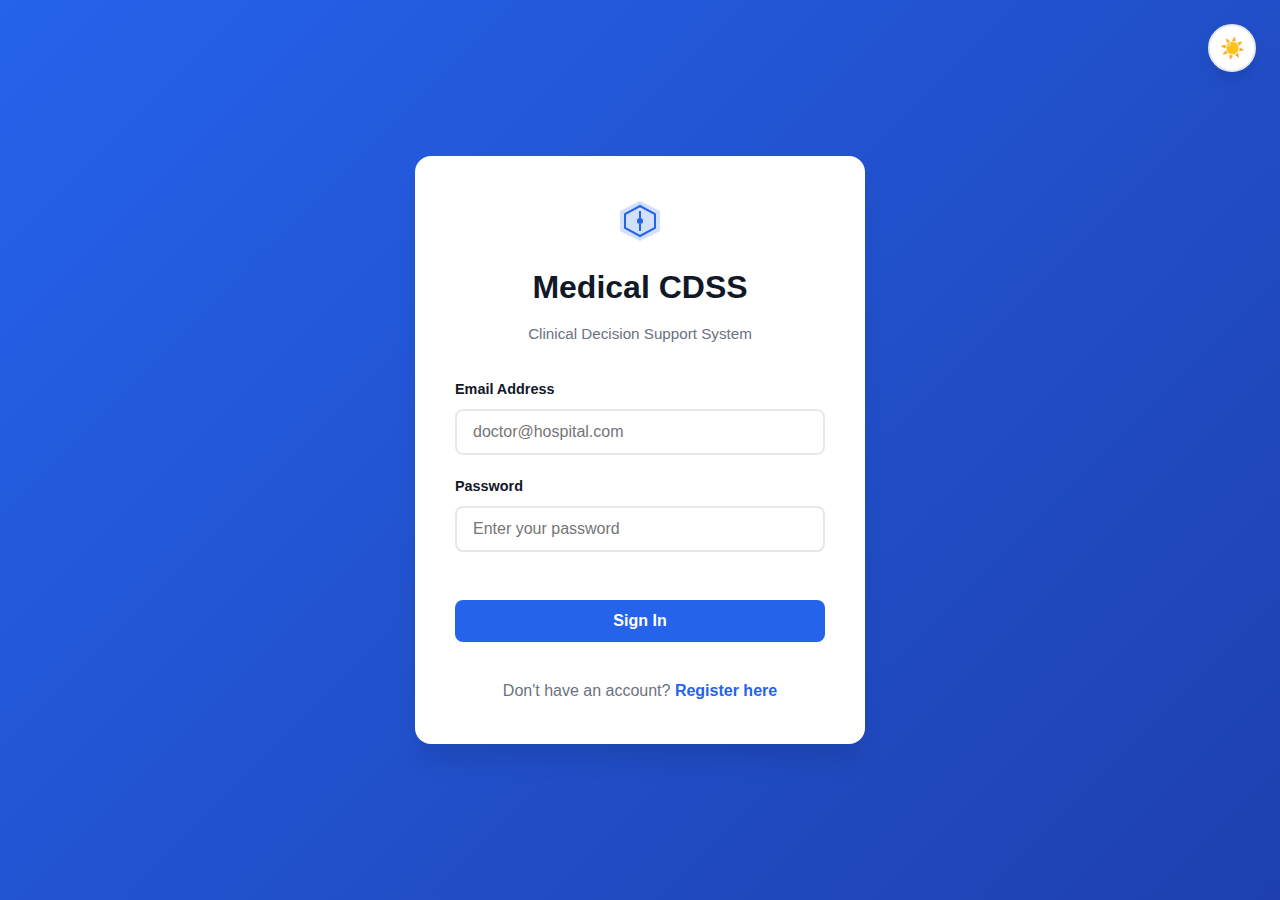
<file: frontend/index.html>
<!DOCTYPE html>
<html lang="en">
  <head>
    <meta charset="UTF-8" />
    <meta name="viewport" content="width=device-width, initial-scale=1.0" />
    <title>Medical CDSS - Login</title>
    <link rel="stylesheet" href="css/styles.css" />
  </head>
  <body class="login-page">
    <!-- Dark Mode Toggle -->
    <button class="theme-toggle" id="themeToggle" aria-label="Toggle dark mode">
      <span class="sun-icon">☀️</span>
      <span class="moon-icon">🌙</span>
    </button>

    <div class="login-container">
      <div class="login-card">
        <div class="login-header">
          <div class="logo">
            <svg width="50" height="50" viewBox="0 0 50 50" fill="none">
              <path
                d="M25 5L45 15V35L25 45L5 35V15L25 5Z"
                fill="currentColor"
                opacity="0.2"
              />
              <path
                d="M25 10L40 18V32L25 40L10 32V18L25 10Z"
                stroke="currentColor"
                stroke-width="2"
              />
              <circle cx="25" cy="25" r="3" fill="currentColor" />
              <line
                x1="25"
                y1="15"
                x2="25"
                y2="22"
                stroke="currentColor"
                stroke-width="2"
              />
              <line
                x1="25"
                y1="28"
                x2="25"
                y2="35"
                stroke="currentColor"
                stroke-width="2"
              />
            </svg>
          </div>
          <h1>Medical CDSS</h1>
          <p class="subtitle">Clinical Decision Support System</p>
        </div>

        <!-- Login Form -->
        <form id="loginForm" class="auth-form">
          <div class="form-group">
            <label for="email">Email Address</label>
            <input
              type="email"
              id="email"
              name="email"
              required
              placeholder="doctor@hospital.com"
            />
          </div>

          <div class="form-group">
            <label for="password">Password</label>
            <input
              type="password"
              id="password"
              name="password"
              required
              placeholder="Enter your password"
            />
          </div>

          <button type="submit" class="btn btn-primary btn-block">
            <span class="btn-text">Sign In</span>
            <span class="btn-loader" style="display: none">
              <span class="spinner"></span>
            </span>
          </button>

          <div class="form-footer">
            <p>
              Don't have an account?
              <a href="#" id="showRegister">Register here</a>
            </p>
          </div>
        </form>

        <!-- Registration Form (Hidden by default) -->
        <form id="registerForm" class="auth-form" style="display: none">
          <div class="form-group">
            <label for="reg-name">Full Name</label>
            <input
              type="text"
              id="reg-name"
              name="name"
              required
              placeholder="Dr. John Doe"
            />
          </div>

          <div class="form-group">
            <label for="reg-email">Email Address</label>
            <input
              type="email"
              id="reg-email"
              name="email"
              required
              placeholder="doctor@hospital.com"
            />
          </div>

          <div class="form-group">
            <label for="reg-password">Password</label>
            <input
              type="password"
              id="reg-password"
              name="password"
              required
              placeholder="Minimum 8 characters"
            />
          </div>

          <div class="form-group">
            <label for="specialty">Specialty</label>
            <select id="specialty" name="specialty" required>
              <option value="">Select specialty</option>
              <option value="Radiology">Radiology</option>
              <option value="Pulmonology">Pulmonology</option>
              <option value="Internal Medicine">Internal Medicine</option>
              <option value="Emergency Medicine">Emergency Medicine</option>
              <option value="General Practice">General Practice</option>
              <option value="Other">Other</option>
            </select>
          </div>

          <div class="form-group">
            <label for="license">License Number</label>
            <input
              type="text"
              id="license"
              name="license_number"
              required
              placeholder="Medical license number"
            />
          </div>

          <button type="submit" class="btn btn-primary btn-block">
            <span class="btn-text">Create Account</span>
            <span class="btn-loader" style="display: none">
              <span class="spinner"></span>
            </span>
          </button>

          <div class="form-footer">
            <p>
              Already have an account? <a href="#" id="showLogin">Sign in</a>
            </p>
          </div>
        </form>

        <div class="alert" id="alertBox" style="display: none"></div>
      </div>
    </div>

    <script src="js/auth.js"></script>
  </body>
</html>
</file>
<file: frontend/css/styles.css>
:root {
  /* Light Mode Colors */
  --primary: #2563eb;
  --primary-dark: #1e40af;
  --primary-light: #3b82f6;
  --secondary: #10b981;
  --danger: #ef4444;
  --warning: #f59e0b;
  --info: #3b82f6;

  --bg-primary: #ffffff;
  --bg-secondary: #f9fafb;
  --bg-tertiary: #f3f4f6;
  --bg-card: #ffffff;

  --text-primary: #111827;
  --text-secondary: #6b7280;
  --text-tertiary: #9ca3af;

  --border-color: #e5e7eb;
  --border-hover: #d1d5db;

  --shadow-sm: 0 1px 2px 0 rgb(0 0 0 / 0.05);
  --shadow-md: 0 4px 6px -1px rgb(0 0 0 / 0.1);
  --shadow-lg: 0 10px 15px -3px rgb(0 0 0 / 0.1);
  --shadow-xl: 0 20px 25px -5px rgb(0 0 0 / 0.1);

  --radius-sm: 0.375rem;
  --radius-md: 0.5rem;
  --radius-lg: 0.75rem;
  --radius-xl: 1rem;

  --transition: all 0.3s cubic-bezier(0.4, 0, 0.2, 1);
}

/* Dark Mode Colors */
[data-theme="dark"] {
  --primary: #3b82f6;
  --primary-dark: #2563eb;
  --primary-light: #60a5fa;

  --bg-primary: #0f172a;
  --bg-secondary: #1e293b;
  --bg-tertiary: #334155;
  --bg-card: #1e293b;

  --text-primary: #f1f5f9;
  --text-secondary: #cbd5e1;
  --text-tertiary: #94a3b8;

  --border-color: #334155;
  --border-hover: #475569;
}

/* ============================================================================
   BASE STYLES
   ============================================================================ */

* {
  margin: 0;
  padding: 0;
  box-sizing: border-box;
}

html {
  font-size: 16px;
  scroll-behavior: smooth;
}

body {
  font-family: -apple-system, BlinkMacSystemFont, "Segoe UI", Roboto, Oxygen,
    Ubuntu, Cantarell, sans-serif;
  line-height: 1.6;
  color: var(--text-primary);
  background-color: var(--bg-primary);
  transition: var(--transition);
  min-height: 100vh;
}

/* ============================================================================
   THEME TOGGLE
   ============================================================================ */

.theme-toggle {
  position: fixed;
  top: 1.5rem;
  right: 1.5rem;
  z-index: 1000;
  width: 3rem;
  height: 3rem;
  border-radius: 50%;
  background: var(--bg-card);
  border: 2px solid var(--border-color);
  box-shadow: var(--shadow-lg);
  cursor: pointer;
  display: flex;
  align-items: center;
  justify-content: center;
  transition: var(--transition);
}

.theme-toggle:hover {
  transform: scale(1.1);
  box-shadow: var(--shadow-xl);
}

.theme-toggle .sun-icon,
.theme-toggle .moon-icon {
  font-size: 1.25rem;
  transition: var(--transition);
}

[data-theme="light"] .theme-toggle .moon-icon,
[data-theme="dark"] .theme-toggle .sun-icon {
  display: none;
}

/* ============================================================================
   LOGIN PAGE
   ============================================================================ */

.login-page {
  display: flex;
  align-items: center;
  justify-content: center;
  min-height: 100vh;
  background: linear-gradient(
    135deg,
    var(--primary) 0%,
    var(--primary-dark) 100%
  );
  padding: 1rem;
}

.login-container {
  width: 100%;
  max-width: 450px;
}

.login-card {
  background: var(--bg-card);
  border-radius: var(--radius-xl);
  box-shadow: var(--shadow-xl);
  padding: 2.5rem;
  animation: slideUp 0.5s ease-out;
}

@keyframes slideUp {
  from {
    opacity: 0;
    transform: translateY(20px);
  }
  to {
    opacity: 1;
    transform: translateY(0);
  }
}

.login-header {
  text-align: center;
  margin-bottom: 2rem;
}

.logo {
  display: inline-flex;
  color: var(--primary);
  margin-bottom: 1rem;
}

.login-header h1 {
  font-size: 2rem;
  font-weight: 700;
  color: var(--text-primary);
  margin-bottom: 0.5rem;
}

.subtitle {
  color: var(--text-secondary);
  font-size: 0.95rem;
}

/* ============================================================================
   FORMS
   ============================================================================ */

.auth-form {
  display: flex;
  flex-direction: column;
  gap: 1.25rem;
}

.form-group {
  display: flex;
  flex-direction: column;
  gap: 0.5rem;
}

.form-group label {
  font-weight: 600;
  font-size: 0.9rem;
  color: var(--text-primary);
}

.form-group input,
.form-group select,
.form-group textarea {
  width: 100%;
  padding: 0.75rem 1rem;
  border: 2px solid var(--border-color);
  border-radius: var(--radius-md);
  background: var(--bg-primary);
  color: var(--text-primary);
  font-size: 1rem;
  transition: var(--transition);
}

.form-group input:focus,
.form-group select:focus,
.form-group textarea:focus {
  outline: none;
  border-color: var(--primary);
  box-shadow: 0 0 0 3px rgba(37, 99, 235, 0.1);
}

.form-group textarea {
  min-height: 100px;
  resize: vertical;
}

/* ============================================================================
   BUTTONS
   ============================================================================ */

.btn {
  padding: 0.75rem 1.5rem;
  border: none;
  border-radius: var(--radius-md);
  font-weight: 600;
  font-size: 1rem;
  cursor: pointer;
  transition: var(--transition);
  display: inline-flex;
  align-items: center;
  justify-content: center;
  gap: 0.5rem;
  text-decoration: none;
}

.btn:disabled {
  opacity: 0.5;
  cursor: not-allowed;
}

.btn-primary {
  background: var(--primary);
  color: white;
}

.btn-primary:hover:not(:disabled) {
  background: var(--primary-dark);
  transform: translateY(-2px);
  box-shadow: var(--shadow-lg);
}

.btn-secondary {
  background: var(--secondary);
  color: white;
}

.btn-secondary:hover:not(:disabled) {
  background: #059669;
  transform: translateY(-2px);
  box-shadow: var(--shadow-lg);
}

.btn-outline {
  background: transparent;
  border: 2px solid var(--primary);
  color: var(--primary);
}

.btn-outline:hover:not(:disabled) {
  background: var(--primary);
  color: white;
}

.btn-danger {
  background: var(--danger);
  color: white;
}

.btn-block {
  width: 100%;
  margin-top: 1.75rem;
}

.btn-loader {
  display: inline-flex;
}

.spinner {
  width: 1rem;
  height: 1rem;
  border: 2px solid rgba(255, 255, 255, 0.3);
  border-top-color: white;
  border-radius: 50%;
  animation: spin 0.6s linear infinite;
}

@keyframes spin {
  to {
    transform: rotate(360deg);
  }
}

/* ============================================================================
   ALERTS
   ============================================================================ */

.alert {
  padding: 1rem;
  border-radius: var(--radius-md);
  margin-top: 1rem;
  display: flex;
  align-items: center;
  gap: 0.75rem;
  animation: slideDown 0.3s ease-out;
}

@keyframes slideDown {
  from {
    opacity: 0;
    transform: translateY(-10px);
  }
  to {
    opacity: 1;
    transform: translateY(0);
  }
}

.alert-success {
  background: #d1fae5;
  color: #065f46;
  border: 1px solid #6ee7b7;
}

.alert-error {
  background: #fee2e2;
  color: #991b1b;
  border: 1px solid #fca5a5;
}

.alert-info {
  background: #dbeafe;
  color: #1e40af;
  border: 1px solid #93c5fd;
}

/* ============================================================================
   DASHBOARD LAYOUT
   ============================================================================ */

.dashboard {
  display: grid;
  grid-template-columns: 250px 1fr;
  min-height: 100vh;
  background: var(--bg-secondary);
}

/* Sidebar */
.sidebar {
  background: var(--bg-card);
  border-right: 1px solid var(--border-color);
  padding: 2rem 1rem;
  display: flex;
  flex-direction: column;
  position: sticky;
  top: 0;
  height: 100vh;
}

.sidebar-header {
  display: flex;
  align-items: center;
  gap: 0.75rem;
  margin-bottom: 2rem;
  padding: 0 0.5rem;
}

.sidebar-header h2 {
  font-size: 1.25rem;
  color: var(--text-primary);
}

.nav-menu {
  list-style: none;
  display: flex;
  flex-direction: column;
  gap: 0.5rem;
  flex: 1;
}

.nav-item a {
  display: flex;
  align-items: center;
  gap: 0.75rem;
  padding: 0.75rem 1rem;
  border-radius: var(--radius-md);
  color: var(--text-secondary);
  text-decoration: none;
  transition: var(--transition);
  font-weight: 500;
}

.nav-item a:hover,
.nav-item a.active {
  background: var(--bg-tertiary);
  color: var(--primary);
}

.nav-item svg {
  width: 20px;
  height: 20px;
}

.user-profile {
  margin-top: auto;
  padding: 1rem;
  border-top: 1px solid var(--border-color);
  display: flex;
  align-items: center;
  gap: 0.75rem;
}

.user-avatar {
  width: 40px;
  height: 40px;
  border-radius: 50%;
  background: var(--primary);
  color: white;
  display: flex;
  align-items: center;
  justify-content: center;
  font-weight: 700;
}

.user-info h4 {
  font-size: 0.9rem;
  color: var(--text-primary);
}

.user-info p {
  font-size: 0.8rem;
  color: var(--text-secondary);
}

/* Main Content */
.main-content {
  padding: 2rem;
  overflow-y: auto;
}

.page-header {
  margin-bottom: 2rem;
}

.page-header h1 {
  font-size: 2rem;
  color: var(--text-primary);
  margin-bottom: 0.5rem;
}

.page-header p {
  color: var(--text-secondary);
}

/* ============================================================================
   CARDS & GRID
   ============================================================================ */

.card {
  background: var(--bg-card);
  border-radius: var(--radius-lg);
  box-shadow: var(--shadow-md);
  padding: 1.5rem;
  transition: var(--transition);
}

.card:hover {
  box-shadow: var(--shadow-lg);
}

.card-header {
  display: flex;
  align-items: center;
  justify-content: space-between;
  margin-bottom: 1rem;
}

.card-title {
  font-size: 1.25rem;
  font-weight: 600;
  color: var(--text-primary);
}

.stats-grid {
  display: grid;
  grid-template-columns: repeat(auto-fit, minmax(250px, 1fr));
  gap: 1.5rem;
  margin-bottom: 2rem;
}

.stat-card {
  background: var(--bg-card);
  border-radius: var(--radius-lg);
  padding: 1.5rem;
  box-shadow: var(--shadow-md);
  display: flex;
  align-items: center;
  gap: 1rem;
  transition: var(--transition);
}

.stat-card:hover {
  transform: translateY(-4px);
  box-shadow: var(--shadow-xl);
}

.stat-icon {
  width: 3rem;
  height: 3rem;
  border-radius: var(--radius-md);
  display: flex;
  align-items: center;
  justify-content: center;
  font-size: 1.5rem;
}

.stat-icon.primary {
  background: rgba(37, 99, 235, 0.1);
  color: var(--primary);
}

.stat-icon.success {
  background: rgba(16, 185, 129, 0.1);
  color: var(--secondary);
}

.stat-icon.warning {
  background: rgba(245, 158, 11, 0.1);
  color: var(--warning);
}

.stat-icon.danger {
  background: rgba(239, 68, 68, 0.1);
  color: var(--danger);
}

.stat-content h3 {
  font-size: 0.9rem;
  color: var(--text-secondary);
  font-weight: 500;
  margin-bottom: 0.25rem;
}

.stat-content p {
  font-size: 1.75rem;
  font-weight: 700;
  color: var(--text-primary);
}

/* ============================================================================
   TABLE
   ============================================================================ */

.table-container {
  overflow-x: auto;
  border-radius: var(--radius-lg);
}

table {
  width: 100%;
  border-collapse: collapse;
  background: var(--bg-card);
}

thead {
  background: var(--bg-tertiary);
}

thead th {
  padding: 1rem;
  text-align: left;
  font-weight: 600;
  color: var(--text-primary);
  font-size: 0.9rem;
  text-transform: uppercase;
  letter-spacing: 0.05em;
}

tbody tr {
  border-bottom: 1px solid var(--border-color);
  transition: var(--transition);
}

tbody tr:hover {
  background: var(--bg-secondary);
}

tbody td {
  padding: 1rem;
  color: var(--text-primary);
}

.badge {
  padding: 0.25rem 0.75rem;
  border-radius: 9999px;
  font-size: 0.85rem;
  font-weight: 600;
  display: inline-block;
}

.badge-success {
  background: #d1fae5;
  color: #065f46;
}

.badge-warning {
  background: #fed7aa;
  color: #92400e;
}

.badge-danger {
  background: #fee2e2;
  color: #991b1b;
}

.badge-info {
  background: #dbeafe;
  color: #1e40af;
}

/* ============================================================================
   FILE UPLOAD
   ============================================================================ */

.upload-area {
  border: 2px dashed var(--border-color);
  border-radius: var(--radius-lg);
  padding: 3rem 2rem;
  text-align: center;
  cursor: pointer;
  transition: var(--transition);
  background: var(--bg-secondary);
}

.upload-area:hover,
.upload-area.dragover {
  border-color: var(--primary);
  background: rgba(37, 99, 235, 0.05);
}

.upload-icon {
  font-size: 3rem;
  color: var(--text-tertiary);
  margin-bottom: 1rem;
}

.upload-area h3 {
  color: var(--text-primary);
  margin-bottom: 0.5rem;
}

.upload-area p {
  color: var(--text-secondary);
  font-size: 0.9rem;
}

.image-preview {
  margin-top: 1.5rem;
  display: none;
}

.image-preview.active {
  display: block;
}

.preview-container {
  position: relative;
  border-radius: var(--radius-lg);
  overflow: hidden;
  box-shadow: var(--shadow-lg);
}

.preview-container img {
  width: 100%;
  display: block;
}

.remove-image {
  position: absolute;
  top: 1rem;
  right: 1rem;
  background: var(--danger);
  color: white;
  border: none;
  width: 2.5rem;
  height: 2.5rem;
  border-radius: 50%;
  cursor: pointer;
  display: flex;
  align-items: center;
  justify-content: center;
  transition: var(--transition);
  font-size: 1.25rem;
}

.remove-image:hover {
  background: #dc2626;
  transform: scale(1.1);
}

/* ============================================================================
   RESULTS DISPLAY
   ============================================================================ */

.results-container {
  display: grid;
  grid-template-columns: 1fr 1fr;
  gap: 2rem;
  margin-top: 2rem;
}

.result-card {
  background: var(--bg-card);
  border-radius: var(--radius-lg);
  padding: 2rem;
  box-shadow: var(--shadow-lg);
}

.confidence-meter {
  width: 100%;
  height: 1rem;
  background: var(--bg-tertiary);
  border-radius: 9999px;
  overflow: hidden;
  margin: 1rem 0;
}

.confidence-fill {
  height: 100%;
  background: linear-gradient(90deg, var(--secondary), var(--primary));
  border-radius: 9999px;
  transition: width 1s ease-out;
}

.recommendations-list {
  list-style: none;
  display: flex;
  flex-direction: column;
  gap: 0.75rem;
}

.recommendations-list li {
  padding: 0.75rem;
  background: var(--bg-secondary);
  border-radius: var(--radius-md);
  border-left: 3px solid var(--primary);
}

/* ============================================================================
   MOBILE RESPONSIVE
   ============================================================================ */

@media (max-width: 1024px) {
  .dashboard {
    grid-template-columns: 1fr;
  }

  .sidebar {
    position: fixed;
    left: -250px;
    z-index: 999;
    transition: left 0.3s ease;
  }

  .sidebar.mobile-open {
    left: 0;
  }

  .mobile-overlay {
    display: none;
    position: fixed;
    inset: 0;
    background: rgba(0, 0, 0, 0.5);
    z-index: 998;
  }

  .mobile-overlay.active {
    display: block;
  }

  .results-container {
    grid-template-columns: 1fr;
  }
}

@media (max-width: 640px) {
  .stats-grid {
    grid-template-columns: 1fr;
  }

  .main-content {
    padding: 1rem;
  }

  .login-card {
    padding: 1.5rem;
  }

  .theme-toggle {
    top: 1rem;
    right: 1rem;
    width: 2.5rem;
    height: 2.5rem;
  }
}

/* ============================================================================
   UTILITIES
   ============================================================================ */

.text-center {
  text-align: center;
}

.mt-1 {
  margin-top: 0.5rem;
}
.mt-2 {
  margin-top: 1rem;
}
.mt-3 {
  margin-top: 1.5rem;
}
.mt-4 {
  margin-top: 2rem;
}

.mb-1 {
  margin-bottom: 0.5rem;
}
.mb-2 {
  margin-bottom: 1rem;
}
.mb-3 {
  margin-bottom: 1.5rem;
}
.mb-4 {
  margin-bottom: 2rem;
}

.hidden {
  display: none !important;
}

.form-footer {
  text-align: center;
  margin-top: 1rem;
  color: var(--text-secondary);
}

.form-footer a {
  color: var(--primary);
  text-decoration: none;
  font-weight: 600;
}

.form-footer a:hover {
  text-decoration: underline;
}

@keyframes slideIn {
  from {
    opacity: 0;
    transform: translateX(100%);
  }
  to {
    opacity: 1;
    transform: translateX(0);
  }
}

@keyframes slideOut {
  from {
    opacity: 1;
    transform: translateX(0);
  }
  to {
    opacity: 0;
    transform: translateX(100%);
  }
}
</file>
